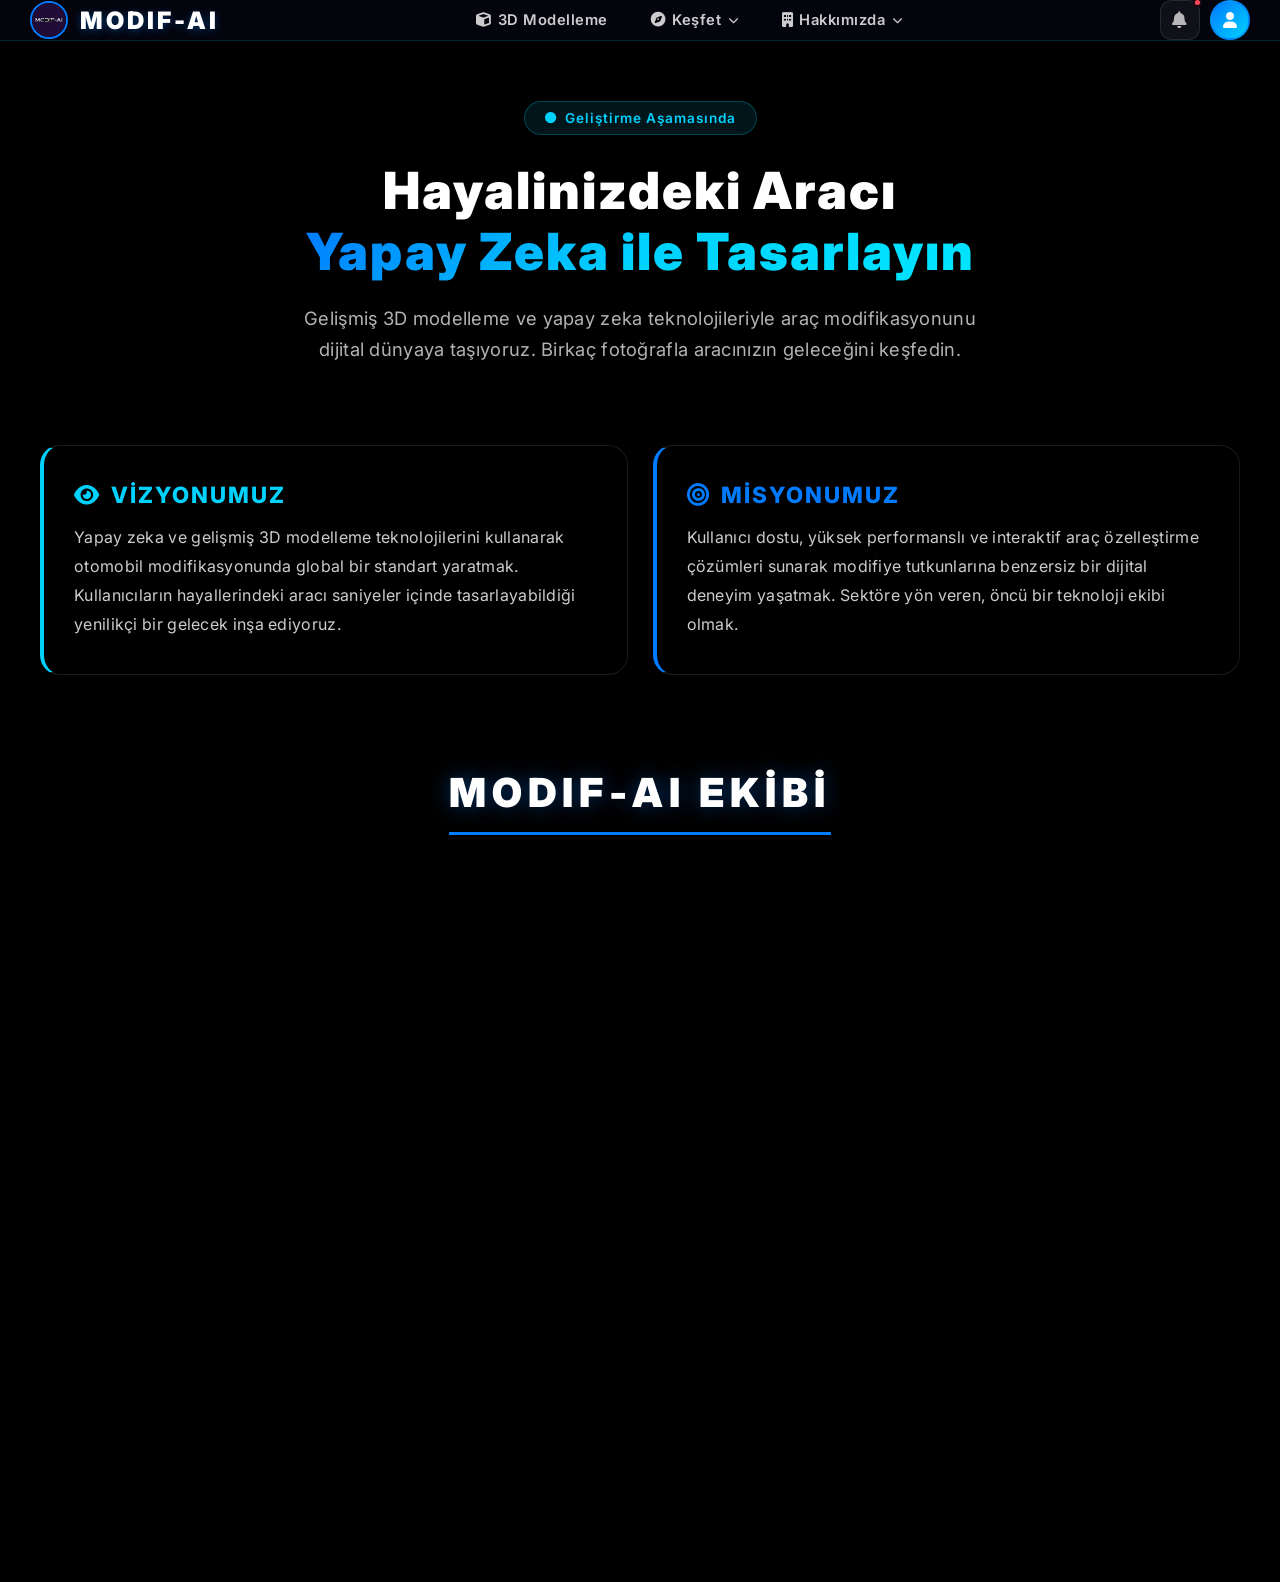
<file: index.html>
<!DOCTYPE html>
<html lang="tr">
<head>
    <meta charset="UTF-8">
    <meta name="viewport" content="width=device-width, initial-scale=1.0">
    <title>MODIF-AI - Yapay Zeka ile Araç Modifikasyonu</title>
    <meta name="description" content="MODIF-AI, yapay zeka ve 3D modelleme teknolojileriyle otomobil modifikasyonunu dijital ortama taşıyan yenilikçi bir platformdur.">
    <link rel="icon" href="logo.jpg" type="image/jpeg">
    <link rel="stylesheet" href="https://cdnjs.cloudflare.com/ajax/libs/font-awesome/6.0.0/css/all.min.css">
    <link rel="stylesheet" href="navbar.css">
    
    <style>
        @import url('https://fonts.googleapis.com/css2?family=Inter:wght@400;500;600;700;800;900&display=swap');

        html { scroll-behavior: smooth; }
        body, html { margin: 0; padding: 0; height: 100%; font-family: 'Inter', 'Segoe UI', sans-serif; background-color: #000; color: white; overflow-x: hidden; transition: background-color 0.3s, color 0.3s; letter-spacing: 0.3px; }
        
        body { background-image: url('https://images.unsplash.com/photo-1503376780353-7e6692767b70?auto=format&fit=crop&q=80&w=1920'); background-size: cover; background-position: center; background-attachment: fixed; display: flex; flex-direction: column; align-items: center; }
        
        .garaj-katmani { position: fixed; top: 0; left: 0; width: 100%; height: 100%; background: rgba(0, 0, 0, 0.85); z-index: -1; transition: background 0.3s; }

        /* --- HERO BÖLÜMÜ --- */
        .hero-section {
            width: 100%;
            max-width: 1200px;
            padding: 60px 30px 40px;
            text-align: center;
            z-index: 5;
        }

        .hero-badge {
            display: inline-flex;
            align-items: center;
            gap: 8px;
            background: rgba(0, 210, 255, 0.1);
            border: 1px solid rgba(0, 210, 255, 0.25);
            color: #00d2ff;
            padding: 8px 20px;
            border-radius: 50px;
            font-size: 0.85rem;
            font-weight: 600;
            letter-spacing: 1px;
            margin-bottom: 25px;
            animation: fadeInDown 0.6s ease;
        }

        .hero-badge i { font-size: 0.7rem; animation: pulse-dot 2s infinite; }

        @keyframes pulse-dot {
            0%, 100% { opacity: 1; }
            50% { opacity: 0.4; }
        }

        .hero-title {
            font-size: 3.2rem;
            font-weight: 900;
            letter-spacing: 2px;
            line-height: 1.2;
            margin: 0 0 20px;
            animation: fadeInUp 0.6s ease;
        }

        .hero-title .gradient-text {
            background: linear-gradient(135deg, #007bff, #00d2ff, #00e5ff);
            -webkit-background-clip: text;
            -webkit-text-fill-color: transparent;
            background-clip: text;
        }

        .hero-subtitle {
            font-size: 1.15rem;
            color: rgba(255, 255, 255, 0.7);
            max-width: 700px;
            margin: 0 auto 40px;
            line-height: 1.7;
            font-weight: 400;
            animation: fadeInUp 0.6s ease 0.1s both;
        }

        @keyframes fadeInDown {
            from { opacity: 0; transform: translateY(-20px); }
            to { opacity: 1; transform: translateY(0); }
        }
        @keyframes fadeInUp {
            from { opacity: 0; transform: translateY(20px); }
            to { opacity: 1; transform: translateY(0); }
        }

        /* --- VİZYON MİSYON --- */
        .vizyon-misyon-alani { display: flex; justify-content: center; gap: 25px; width: 95%; max-width: 1200px; margin: 0 auto 50px; z-index: 5; }
        .v-m-kutu { background: rgba(0, 0, 0, 0.4); backdrop-filter: blur(15px); border: 1px solid rgba(255, 255, 255, 0.1); border-radius: 20px; padding: 35px 30px; flex: 1; box-shadow: 0 10px 30px rgba(0, 0, 0, 0.5); transition: 0.4s; text-align: left; }
        .v-m-kutu:hover { transform: translateY(-5px); box-shadow: 0 0 25px rgba(0, 123, 255, 0.3); border-color: rgba(0, 123, 255, 0.4); }
        .vizyon-kutu { border-left: 4px solid #00d2ff; }
        .misyon-kutu { border-left: 4px solid #007bff; } 
        .v-m-kutu h2 { font-size: 1.4rem; font-weight: 800; letter-spacing: 2px; margin-top: 0; margin-bottom: 15px; display: flex; align-items: center; gap: 10px; }
        .vizyon-kutu h2 { color: #00d2ff; }
        .misyon-kutu h2 { color: #007bff; }
        .v-m-kutu p { font-size: 1rem; font-weight: 400; line-height: 1.8; color: rgba(255, 255, 255, 0.8); margin: 0; }

        /* --- EKİP BÖLÜMÜ --- */
        header { margin-top: 10px; margin-bottom: 40px; text-align: center; }
        .baslik { font-size: 2.5rem; font-weight: 900; letter-spacing: 6px; text-shadow: 0 0 20px rgba(0, 123, 255, 0.4); border-bottom: 3px solid #007bff; padding-bottom: 15px; display: inline-block; }

        .konteynir { display: flex; justify-content: center; gap: 25px; width: 95%; max-width: 1200px; padding: 20px; margin-bottom: 50px; }
        .kart { background: rgba(0, 0, 0, 0.4); backdrop-filter: blur(15px); border: 1px solid rgba(255, 255, 255, 0.1); border-radius: 20px; padding: 40px 30px; flex: 1; text-align: center; transition: 0.4s cubic-bezier(0.175, 0.885, 0.32, 1.275); box-shadow: 0 15px 35px rgba(0, 0, 0, 0.5); }
        .kart:hover { transform: translateY(-15px) scale(1.03); border-color: #00d2ff; box-shadow: 0 0 40px rgba(0, 210, 255, 0.4); }
        .profil-foto { width: 120px; height: 120px; border-radius: 50%; object-fit: cover; border: 3px solid #007bff; margin-bottom: 20px; box-shadow: 0 0 15px rgba(0,123,255,0.3); transition: 0.3s; }
        .kart:hover .profil-foto { border-color: #00d2ff; box-shadow: 0 0 20px rgba(0, 210, 255, 0.5); }
        .kart h2 { font-size: 1.6rem; font-weight: 700; margin-bottom: 5px; color: #fff; }
        
        .unvan { color: #00d2ff; font-size: 1rem; font-weight: 600; margin-top: 0; margin-bottom: 25px; letter-spacing: 1px; }

        .iletisim-baglantilari a { color: #fff; font-weight: 500; text-decoration: none; background: rgba(255, 255, 255, 0.06); padding: 12px; border-radius: 12px; transition: 0.3s; display: flex; align-items: center; justify-content: center; gap: 10px; margin-bottom: 8px; border: 1px solid rgba(255,255,255,0.05); font-size: 0.95rem; }
        .iletisim-baglantilari a:hover { background: rgba(0, 123, 255, 0.2); transform: scale(1.03); border-color: rgba(0, 210, 255, 0.3); }
        .iletisim-baglantilari a i { width: 18px; text-align: center; }

        /* --- FOOTER --- */
        footer { margin-top: auto; padding: 25px 20px; background: rgba(0,0,0,0.9); border-top: 1px solid rgba(0, 123, 255, 0.2); width: 100%; text-align: center; box-sizing: border-box; z-index: 5; }
        .footer-metin { color: rgba(255, 255, 255, 0.4); font-size: 0.9rem; font-weight: 400; letter-spacing: 0.5px; }
        .footer-metin span { color: rgba(255, 255, 255, 0.7); font-weight: 600; }

        /* --- AÇIK TEMA --- */
        body.acik-tema { color: #111; }
        body.acik-tema .garaj-katmani { background: rgba(240, 245, 255, 0.95); }
        
        body.acik-tema .hero-badge { background: rgba(0, 123, 255, 0.08); border-color: rgba(0, 123, 255, 0.2); }
        body.acik-tema .hero-title { color: #111; }
        body.acik-tema .hero-title .gradient-text { background: linear-gradient(135deg, #007bff, #0056b3); -webkit-background-clip: text; background-clip: text; }
        body.acik-tema .hero-subtitle { color: #555; }
        
        body.acik-tema .v-m-kutu, body.acik-tema .kart { background: rgba(255, 255, 255, 0.9); border: 1px solid #ddd; box-shadow: 0 10px 30px rgba(0,0,0,0.08); }
        body.acik-tema .v-m-kutu p { color: #444; }
        body.acik-tema .kart h2 { color: #111; }
        body.acik-tema .unvan { color: #007bff; }
        body.acik-tema .iletisim-baglantilari a { background: #f8f9fa; color: #222; border: 1px solid #e0e0e0; }
        body.acik-tema .iletisim-baglantilari a:hover { background: rgba(0, 123, 255, 0.08); border-color: rgba(0, 123, 255, 0.3); }
        
        body.acik-tema footer { background: #ffffff; border-top: 1px solid #e0e0e0; }
        body.acik-tema .footer-metin { color: #888; }
        body.acik-tema .footer-metin span { color: #007bff; }
        body.acik-tema .baslik { color: #111; text-shadow: none; border-bottom: 3px solid #007bff; }

        @media (max-width: 900px) { 
            .konteynir, .vizyon-misyon-alani { flex-direction: column; align-items: center; } 
            .kart, .v-m-kutu { width: 100%; max-width: 400px; } 
            .hero-title { font-size: 2.2rem; }
            .hero-subtitle { font-size: 1rem; }
        }
    </style>
</head>
<body>

    <script>
        if(localStorage.getItem("tema_gecici") === "acik") { document.body.classList.add("acik-tema"); }
    </script>

    <!-- ÜST NAVBAR -->
    <nav class="navbar" id="main_navbar">
        <a href="index.html" class="nav-logo">
            <img src="logo.jpg" alt="MODIF-AI Logo">
            <span>MODIF-AI</span>
        </a>

        <ul class="nav-links" id="nav_links">
            <li class="nav-item">
                <a href="tasarimlar.html"><i class="fas fa-cube"></i> 3D Modelleme</a>
            </li>
            <li class="nav-item">
                <div class="nav-dropdown-toggle"><i class="fas fa-compass"></i> Keşfet <i class="fas fa-chevron-down dropdown-chevron"></i></div>
                <div class="nav-dropdown">
                    <a href="nasilcalisir.html"><i class="fas fa-cogs"></i> Nasıl Çalışır</a>
                    <a href="mimari.html"><i class="fas fa-server"></i> Sistem Mimarisi</a>
                    <div class="dropdown-divider"></div>
                    <a href="sss.html"><i class="fas fa-question-circle"></i> SSS</a>
                </div>
            </li>
            <li class="nav-item">
                <div class="nav-dropdown-toggle"><i class="fas fa-building"></i> Hakkımızda <i class="fas fa-chevron-down dropdown-chevron"></i></div>
                <div class="nav-dropdown">
                    <a href="index.html#vizyon_misyon"><i class="fas fa-eye"></i> Vizyon & Misyon</a>
                    <a href="index.html#ekip_alani"><i class="fas fa-users"></i> Geliştirici Ekip</a>
                    <div class="dropdown-divider"></div>
                    <a href="oneriler.html"><i class="fas fa-lightbulb"></i> Önerileriniz</a>
                </div>
            </li>
        </ul>

        <div class="nav-right">
            <button class="mobile-menu-btn" id="mobil_menu_btn">
                <i class="fas fa-bars"></i>
            </button>

            <div class="nav-notification-btn" title="Bildirimler">
                <i class="fas fa-bell"></i>
                <span class="notification-badge"></span>
            </div>

            <div class="nav-account-wrapper">
                <div class="nav-account-btn" id="hesap_btn" title="Hesap">
                    <i class="fas fa-user"></i>
                </div>
                <div class="account-dropdown" id="hesap_dropdown">
                    <div class="account-dropdown-header">
                        <div class="name">Kullanıcı</div>
                        <div class="email">hesap@modifai.com</div>
                    </div>
                    <a href="#"><i class="fas fa-user-circle"></i> Profil</a>
                    <a href="ayarlar.html"><i class="fas fa-cog"></i> Ayarlar</a>
                    <button id="tema_degistir_btn"><i class="fas fa-moon"></i> Tema Değiştir</button>
                    <div class="dropdown-divider"></div>
                    <a href="#" class="logout-btn"><i class="fas fa-sign-out-alt"></i> Çıkış Yap</a>
                </div>
            </div>
        </div>
    </nav>

    <div class="nav-overlay" id="nav_overlay"></div>
    <div class="garaj-katmani"></div>

    <!-- HERO BÖLÜMÜ -->
    <div class="hero-section">
        <div class="hero-badge">
            <i class="fas fa-circle"></i> Geliştirme Aşamasında
        </div>
        <h1 class="hero-title">
            Hayalinizdeki Aracı<br>
            <span class="gradient-text">Yapay Zeka ile Tasarlayın</span>
        </h1>
        <p class="hero-subtitle">
            Gelişmiş 3D modelleme ve yapay zeka teknolojileriyle araç modifikasyonunu dijital dünyaya taşıyoruz. Birkaç fotoğrafla aracınızın geleceğini keşfedin.
        </p>
    </div>

    <!-- VİZYON & MİSYON -->
    <div id="vizyon_misyon" class="vizyon-misyon-alani">
        <div class="v-m-kutu vizyon-kutu">
            <h2><i class="fas fa-eye"></i> VİZYONUMUZ</h2>
            <p>Yapay zeka ve gelişmiş 3D modelleme teknolojilerini kullanarak otomobil modifikasyonunda global bir standart yaratmak. Kullanıcıların hayallerindeki aracı saniyeler içinde tasarlayabildiği yenilikçi bir gelecek inşa ediyoruz.</p>
        </div>
        <div class="v-m-kutu misyon-kutu">
            <h2><i class="fas fa-bullseye"></i> MİSYONUMUZ</h2>
            <p>Kullanıcı dostu, yüksek performanslı ve interaktif araç özelleştirme çözümleri sunarak modifiye tutkunlarına benzersiz bir dijital deneyim yaşatmak. Sektöre yön veren, öncü bir teknoloji ekibi olmak.</p>
        </div>
    </div>

    <!-- EKİP -->
    <header id="ekip_alani">
        <h2 class="baslik">MODIF-AI EKİBİ</h2>
    </header>

    <div class="konteynir">
        <div class="kart">
            <img src="tevfik.jpeg" alt="Tevfik Üner" class="profil-foto">
            <h2>Tevfik Üner</h2>
            <p class="unvan">Frontend Developer</p>
            <div class="iletisim-baglantilari">
                <a href="mailto:tevfikuner0@gmail.com"><i class="fas fa-envelope"></i> Mail</a>
                <a href="https://www.linkedin.com/in/tevfikuner" target="_blank"><i class="fab fa-linkedin"></i> LinkedIn</a>
                <a href="https://github.com/TevfikUner" target="_blank"><i class="fab fa-github"></i> GitHub</a>
            </div>
        </div>
        <div class="kart">
            <img src="emirhan.jpeg" alt="Emirhan Kar" class="profil-foto">
            <h2>Emirhan Kar</h2>
            <p class="unvan">Backend Developer</p>
            <div class="iletisim-baglantilari">
                <a href="mailto:emirhankar5434@gmail.com"><i class="fas fa-envelope"></i> Mail</a>
                <a href="https://www.linkedin.com/in/emirhan-kar-9b9662208/" target="_blank"><i class="fab fa-linkedin"></i> LinkedIn</a>
                <a href="https://github.com/EmirhanKar" target="_blank"><i class="fab fa-github"></i> GitHub</a>
            </div>
        </div>
        <div class="kart">
            <img src="furkan.jpeg" alt="Furkan Genç" class="profil-foto">
            <h2>Furkan Genç</h2>
            <p class="unvan">Computer Vision Engineer</p>
            <div class="iletisim-baglantilari">
                <a href="mailto:furkann.gencc7@gmail.com"><i class="fas fa-envelope"></i> Mail</a>
                <a href="https://www.linkedin.com/in/furkan-gen%C3%A7-9b0784228/" target="_blank"><i class="fab fa-linkedin"></i> LinkedIn</a>
                <a href="https://github.com/FurkanGencc" target="_blank"><i class="fab fa-github"></i> GitHub</a>
            </div>
        </div>
    </div>

    <footer>
        <p class="footer-metin">
            &copy; 2026 MODIF-AI Tüm Hakları Saklıdır. | Designed & Developed by <span>MODIF-AI TEAM</span>
        </p>
    </footer>

    <script src="navbar.js"></script>
</body>
</html>
</file>
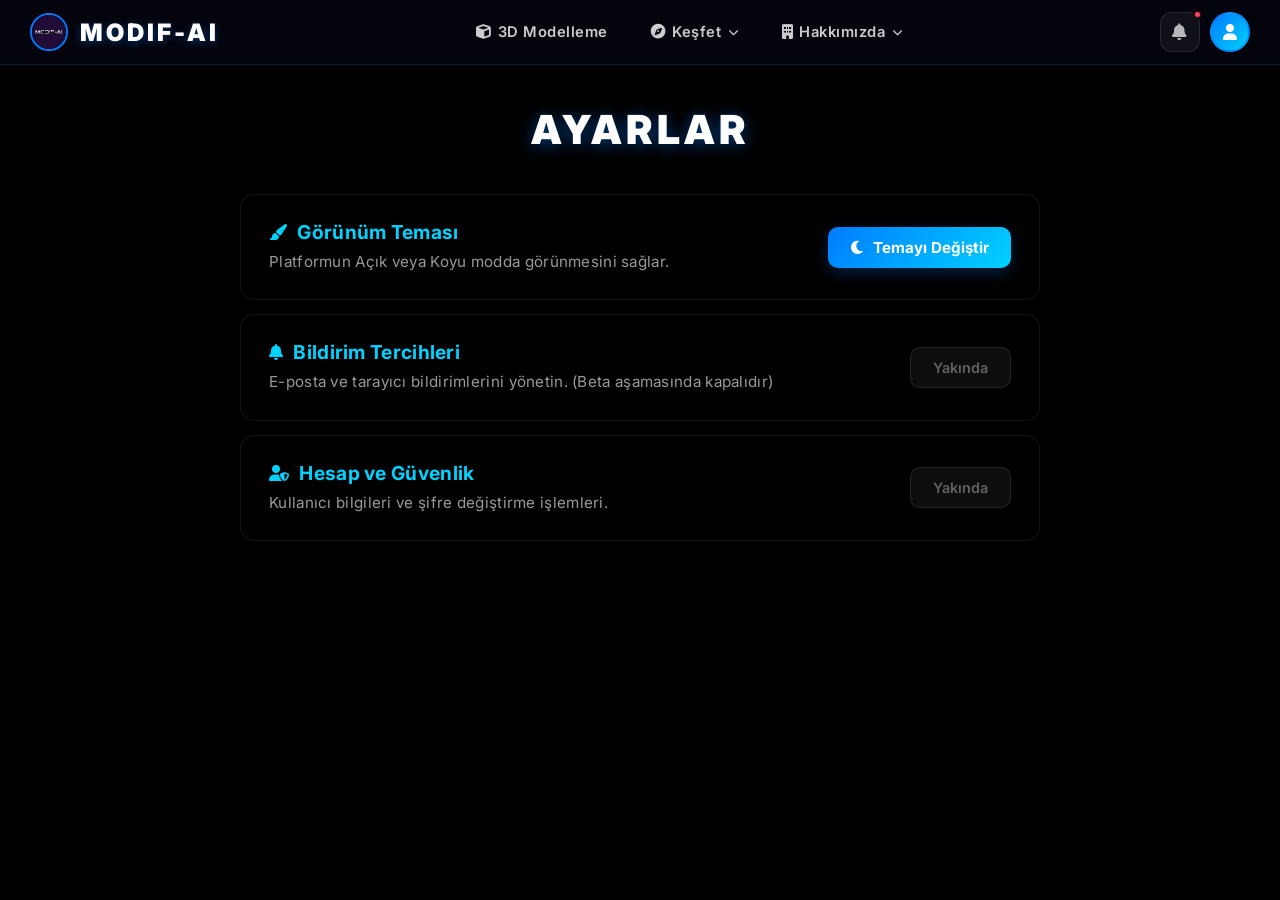
<file: ayarlar.html>
<!DOCTYPE html>
<html lang="tr">
<head>
    <meta charset="UTF-8">
    <meta name="viewport" content="width=device-width, initial-scale=1.0">
    <title>MODIF-AI - Ayarlar</title>
    <meta name="description" content="MODIF-AI platform ayarları - Tema, bildirim ve hesap güvenliğinizi yönetin.">
    <link rel="icon" href="logo.jpg" type="image/jpeg">
    <link rel="stylesheet" href="https://cdnjs.cloudflare.com/ajax/libs/font-awesome/6.0.0/css/all.min.css">
    <link rel="stylesheet" href="navbar.css">
    
    <style>
        @import url('https://fonts.googleapis.com/css2?family=Inter:wght@400;500;600;700;800;900&display=swap');

        body, html { margin: 0; padding: 0; height: 100%; font-family: 'Inter', 'Segoe UI', sans-serif; background-color: #000; color: white; overflow-x: hidden; transition: 0.3s; letter-spacing: 0.3px; }
        body { background-image: url('https://images.unsplash.com/photo-1503376780353-7e6692767b70?auto=format&fit=crop&q=80&w=1920'); background-size: cover; background-position: center; background-attachment: fixed; }
        .garaj-katmani { position: fixed; top: 0; left: 0; width: 100%; height: 100%; background: rgba(0, 0, 0, 0.85); z-index: -1; transition: 0.3s; }

        .sayfa-baslik { text-align: center; font-size: 2.5rem; font-weight: 900; letter-spacing: 4px; margin: 40px 0; color: white; text-shadow: 0 2px 15px rgba(0, 123, 255, 0.5); }

        .ayarlar-konteynir { width: 90%; max-width: 800px; margin: 0 auto 50px; }
        .ayar-kutusu { background: rgba(0, 0, 0, 0.4); border: 1px solid rgba(255, 255, 255, 0.08); border-radius: 14px; padding: 25px 28px; backdrop-filter: blur(15px); display: flex; justify-content: space-between; align-items: center; margin-bottom: 14px; transition: 0.3s; box-shadow: 0 8px 25px rgba(0,0,0,0.4); }
        .ayar-kutusu:hover { border-color: rgba(0, 210, 255, 0.3); box-shadow: 0 5px 20px rgba(0, 210, 255, 0.1); }
        
        .ayar-bilgi h3 { margin: 0 0 6px 0; font-size: 1.2rem; font-weight: 700; color: #00d2ff; display: flex; align-items: center; gap: 10px; }
        .ayar-bilgi h3 i { font-size: 1rem; }
        .ayar-bilgi p { margin: 0; color: rgba(255, 255, 255, 0.6); font-size: 0.95rem; font-weight: 400; line-height: 1.6; }

        .tema-buton { background: linear-gradient(135deg, #007bff, #00d2ff); color: white; border: none; padding: 11px 22px; border-radius: 10px; font-size: 0.95rem; font-weight: 700; cursor: pointer; transition: 0.3s; display: flex; align-items: center; gap: 8px; box-shadow: 0 5px 15px rgba(0,123,255,0.25); font-family: 'Inter', sans-serif; white-space: nowrap; }
        .tema-buton:hover { transform: translateY(-2px); box-shadow: 0 8px 22px rgba(0, 123, 255, 0.4); }

        .kapali-buton { background: rgba(255, 255, 255, 0.05); color: rgba(255, 255, 255, 0.35); border: 1px solid rgba(255, 255, 255, 0.1); padding: 11px 22px; border-radius: 10px; font-size: 0.9rem; cursor: not-allowed; font-weight: 600; font-family: 'Inter', sans-serif; }

        /* AÇIK TEMA */
        body.acik-tema { color: #333; }
        body.acik-tema .garaj-katmani { background: rgba(240, 245, 255, 0.95); }
        body.acik-tema .sayfa-baslik { color: #111; text-shadow: none; }
        body.acik-tema .ayar-kutusu { background: rgba(255, 255, 255, 0.9); border: 1px solid #ddd; box-shadow: 0 5px 15px rgba(0,0,0,0.06); }
        body.acik-tema .ayar-bilgi h3 { color: #007bff; }
        body.acik-tema .ayar-bilgi p { color: #555; }
        body.acik-tema .kapali-buton { background: #f0f0f0; border: 1px solid #ddd; color: #aaa; }
    </style>
</head>
<body>

    <script>
        let a = localStorage.getItem("tema_gecici");
        if(a === "acik") { document.body.classList.add("acik-tema"); }
    </script>

    <!-- ÜST NAVBAR -->
    <nav class="navbar" id="main_navbar">
        <a href="index.html" class="nav-logo">
            <img src="logo.jpg" alt="MODIF-AI Logo">
            <span>MODIF-AI</span>
        </a>

        <ul class="nav-links" id="nav_links">
            <li class="nav-item">
                <a href="tasarimlar.html"><i class="fas fa-cube"></i> 3D Modelleme</a>
            </li>
            <li class="nav-item">
                <div class="nav-dropdown-toggle"><i class="fas fa-compass"></i> Keşfet <i class="fas fa-chevron-down dropdown-chevron"></i></div>
                <div class="nav-dropdown">
                    <a href="nasilcalisir.html"><i class="fas fa-cogs"></i> Nasıl Çalışır</a>
                    <a href="mimari.html"><i class="fas fa-server"></i> Sistem Mimarisi</a>
                    <div class="dropdown-divider"></div>
                    <a href="sss.html"><i class="fas fa-question-circle"></i> SSS</a>
                </div>
            </li>
            <li class="nav-item">
                <div class="nav-dropdown-toggle"><i class="fas fa-building"></i> Hakkımızda <i class="fas fa-chevron-down dropdown-chevron"></i></div>
                <div class="nav-dropdown">
                    <a href="index.html#vizyon_misyon"><i class="fas fa-eye"></i> Vizyon & Misyon</a>
                    <a href="index.html#ekip_alani"><i class="fas fa-users"></i> Geliştirici Ekip</a>
                    <div class="dropdown-divider"></div>
                    <a href="oneriler.html"><i class="fas fa-lightbulb"></i> Önerileriniz</a>
                </div>
            </li>
        </ul>

        <div class="nav-right">
            <button class="mobile-menu-btn" id="mobil_menu_btn"><i class="fas fa-bars"></i></button>
            <div class="nav-notification-btn" title="Bildirimler">
                <i class="fas fa-bell"></i>
                <span class="notification-badge"></span>
            </div>
            <div class="nav-account-wrapper">
                <div class="nav-account-btn" id="hesap_btn" title="Hesap"><i class="fas fa-user"></i></div>
                <div class="account-dropdown" id="hesap_dropdown">
                    <div class="account-dropdown-header">
                        <div class="name">Kullanıcı</div>
                        <div class="email">hesap@modifai.com</div>
                    </div>
                    <a href="#"><i class="fas fa-user-circle"></i> Profil</a>
                    <a href="ayarlar.html"><i class="fas fa-cog"></i> Ayarlar</a>
                    <button id="tema_degistir_btn"><i class="fas fa-moon"></i> Tema Değiştir</button>
                    <div class="dropdown-divider"></div>
                    <a href="#" class="logout-btn"><i class="fas fa-sign-out-alt"></i> Çıkış Yap</a>
                </div>
            </div>
        </div>
    </nav>
    <div class="nav-overlay" id="nav_overlay"></div>

    <div class="garaj-katmani"></div>

    <h1 class="sayfa-baslik">AYARLAR</h1>

    <div class="ayarlar-konteynir">
        
        <div class="ayar-kutusu">
            <div class="ayar-bilgi">
                <h3><i class="fas fa-paint-brush"></i> Görünüm Teması</h3>
                <p>Platformun Açık veya Koyu modda görünmesini sağlar.</p>
            </div>
            <button class="tema-buton" onclick="temaDegistir_dugum()" id="tema_btn_dugum">
                <i class="fas fa-moon"></i> Temayı Değiştir
            </button>
        </div>

        <div class="ayar-kutusu">
            <div class="ayar-bilgi">
                <h3><i class="fas fa-bell"></i> Bildirim Tercihleri</h3>
                <p>E-posta ve tarayıcı bildirimlerini yönetin. (Beta aşamasında kapalıdır)</p>
            </div>
            <button class="kapali-buton" disabled>Yakında</button>
        </div>

        <div class="ayar-kutusu">
            <div class="ayar-bilgi">
                <h3><i class="fas fa-user-shield"></i> Hesap ve Güvenlik</h3>
                <p>Kullanıcı bilgileri ve şifre değiştirme işlemleri.</p>
            </div>
            <button class="kapali-buton" disabled>Yakında</button>
        </div>

    </div>

    <script src="navbar.js"></script>
    <script>
        function temaDegistir_dugum() {
            let b = document.body;
            b.classList.toggle("acik-tema");
            
            if(b.classList.contains("acik-tema")) {
                localStorage.setItem("tema_gecici", "acik");
                document.getElementById("tema_btn_dugum").innerHTML = '<i class="fas fa-sun"></i> Koyu Temaya Geç';
            } else {
                localStorage.setItem("tema_gecici", "koyu");
                document.getElementById("tema_btn_dugum").innerHTML = '<i class="fas fa-moon"></i> Açık Temaya Geç';
            }
        }

        window.addEventListener("load", function() {
            let gecici = localStorage.getItem("tema_gecici");
            if(gecici === "acik") {
                document.getElementById("tema_btn_dugum").innerHTML = '<i class="fas fa-sun"></i> Koyu Temaya Geç';
            }
        });
    </script>
</body>
</html>
</file>
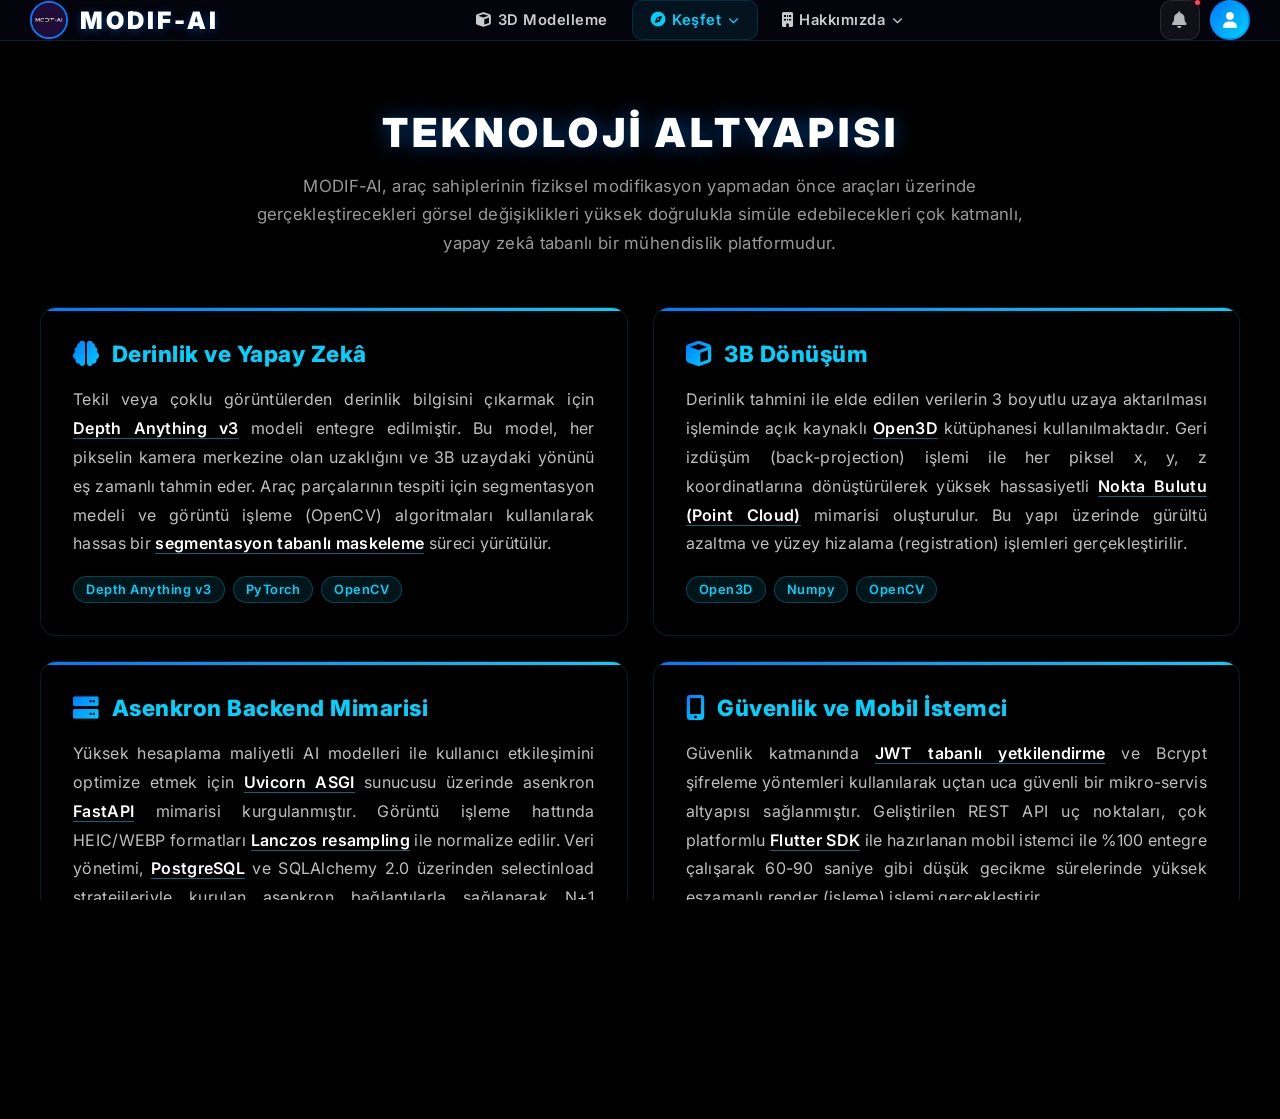
<file: mimari.html>
<!DOCTYPE html>
<html lang="tr">
<head>
    <meta charset="UTF-8">
    <meta name="viewport" content="width=device-width, initial-scale=1.0">
    <title>MODIF-AI - Sistem Mimarisi</title>
    <meta name="description" content="MODIF-AI teknoloji altyapısı - Yapay zeka tabanlı çok katmanlı mühendislik platformunun detayları.">
    <link rel="icon" href="logo.jpg" type="image/jpeg">
    <link rel="stylesheet" href="https://cdnjs.cloudflare.com/ajax/libs/font-awesome/6.0.0/css/all.min.css">
    <link rel="stylesheet" href="navbar.css">
    <style>
        @import url('https://fonts.googleapis.com/css2?family=Inter:wght@400;500;600;700;800;900&display=swap');

        body, html { margin: 0; padding: 0; height: 100%; font-family: 'Inter', 'Segoe UI', sans-serif; background-color: #000; color: white; overflow-x: hidden; overflow-y: auto; display: flex; flex-direction: column; scroll-behavior: smooth; letter-spacing: 0.3px; }
        body { background-image: url('https://images.unsplash.com/photo-1503376780353-7e6692767b70?auto=format&fit=crop&q=80&w=1920'); background-size: cover; background-position: center; background-attachment: fixed; }
        .garaj-katmani { position: fixed; top: 0; left: 0; width: 100%; height: 100%; background: rgba(0, 0, 0, 0.85); z-index: -1; }

        .mimari-konteynir { width: 95%; max-width: 1200px; margin: 40px auto; padding-bottom: 60px; z-index: 5; }
        .sayfa-baslik { text-align: center; font-size: 2.5rem; font-weight: 900; letter-spacing: 4px; color: #fff; text-shadow: 0 0 20px rgba(0, 123, 255, 0.5); margin-bottom: 15px; text-transform: uppercase; }
        .sayfa-alt-baslik { text-align: center; font-size: 1.05rem; color: rgba(255, 255, 255, 0.6); max-width: 800px; margin: 0 auto 50px auto; line-height: 1.7; font-weight: 400; }

        .teknoloji-grid { display: grid; grid-template-columns: repeat(auto-fit, minmax(500px, 1fr)); gap: 25px; }
        
        .teknoloji-kart { background: rgba(0, 0, 0, 0.4); backdrop-filter: blur(15px); border: 1px solid rgba(0, 210, 255, 0.15); border-radius: 16px; padding: 32px; transition: 0.4s; box-shadow: 0 10px 30px rgba(0,0,0,0.4); position: relative; overflow: hidden; }
        .teknoloji-kart:hover { transform: translateY(-4px); border-color: rgba(0, 210, 255, 0.4); box-shadow: 0 15px 40px rgba(0, 210, 255, 0.15); }
        
        .teknoloji-kart::before { content: ""; position: absolute; top: 0; left: 0; width: 100%; height: 3px; background: linear-gradient(90deg, #007bff, #00d2ff); }

        .kart-baslik { font-size: 1.4rem; font-weight: 800; color: #00d2ff; display: flex; align-items: center; gap: 12px; margin-top: 0; margin-bottom: 18px; letter-spacing: 0.5px; }
        .kart-baslik i { font-size: 1.6rem; color: white; background: linear-gradient(135deg, #007bff, #00d2ff); -webkit-background-clip: text; -webkit-text-fill-color: transparent; }
        
        .kart-icerik { font-size: 1rem; color: rgba(255, 255, 255, 0.75); line-height: 1.8; font-weight: 400; text-align: justify; }
        .vurgu { color: #fff; font-weight: 600; border-bottom: 1px solid rgba(0, 210, 255, 0.5); }

        .etiket-grubu { margin-top: 18px; display: flex; gap: 8px; flex-wrap: wrap; }
        .etiket { background: rgba(0, 210, 255, 0.1); border: 1px solid rgba(0, 210, 255, 0.25); color: #00d2ff; padding: 5px 12px; border-radius: 50px; font-size: 0.8rem; font-weight: 600; letter-spacing: 0.5px; }

        @media (max-width: 768px) {
            .sayfa-baslik { font-size: 2rem; }
            .teknoloji-grid { grid-template-columns: 1fr; }
            .teknoloji-kart { padding: 25px; }
        }
        
        /* AÇIK TEMA */
        body.acik-tema .garaj-katmani { background: rgba(240, 245, 255, 0.95); }
        body.acik-tema .sayfa-baslik { color: #111; text-shadow: none; }
        body.acik-tema .sayfa-alt-baslik { color: #555; }
        body.acik-tema .teknoloji-kart { background: rgba(255, 255, 255, 0.9); border: 1px solid #ddd; box-shadow: 0 10px 30px rgba(0,0,0,0.08); }
        body.acik-tema .kart-baslik { color: #007bff; }
        body.acik-tema .kart-icerik { color: #444; }
        body.acik-tema .vurgu { color: #111; border-color: #007bff; }
        body.acik-tema .etiket { background: rgba(0, 123, 255, 0.06); border-color: rgba(0, 123, 255, 0.2); color: #007bff; }
    </style>
</head>
<body>
    <script>if(localStorage.getItem("tema_gecici") === "acik") { document.body.classList.add("acik-tema"); }</script>
    <div class="garaj-katmani"></div>

    <!-- ÜST NAVBAR -->
    <nav class="navbar" id="main_navbar">
        <a href="index.html" class="nav-logo">
            <img src="logo.jpg" alt="MODIF-AI Logo">
            <span>MODIF-AI</span>
        </a>

        <ul class="nav-links" id="nav_links">
            <li class="nav-item">
                <a href="tasarimlar.html"><i class="fas fa-cube"></i> 3D Modelleme</a>
            </li>
            <li class="nav-item">
                <div class="nav-dropdown-toggle active"><i class="fas fa-compass"></i> Keşfet <i class="fas fa-chevron-down dropdown-chevron"></i></div>
                <div class="nav-dropdown">
                    <a href="nasilcalisir.html"><i class="fas fa-cogs"></i> Nasıl Çalışır</a>
                    <a href="mimari.html"><i class="fas fa-server"></i> Sistem Mimarisi</a>
                    <div class="dropdown-divider"></div>
                    <a href="sss.html"><i class="fas fa-question-circle"></i> SSS</a>
                </div>
            </li>
            <li class="nav-item">
                <div class="nav-dropdown-toggle"><i class="fas fa-building"></i> Hakkımızda <i class="fas fa-chevron-down dropdown-chevron"></i></div>
                <div class="nav-dropdown">
                    <a href="index.html#vizyon_misyon"><i class="fas fa-eye"></i> Vizyon & Misyon</a>
                    <a href="index.html#ekip_alani"><i class="fas fa-users"></i> Geliştirici Ekip</a>
                    <div class="dropdown-divider"></div>
                    <a href="oneriler.html"><i class="fas fa-lightbulb"></i> Önerileriniz</a>
                </div>
            </li>
        </ul>

        <div class="nav-right">
            <button class="mobile-menu-btn" id="mobil_menu_btn"><i class="fas fa-bars"></i></button>
            <div class="nav-notification-btn" title="Bildirimler">
                <i class="fas fa-bell"></i>
                <span class="notification-badge"></span>
            </div>
            <div class="nav-account-wrapper">
                <div class="nav-account-btn" id="hesap_btn" title="Hesap"><i class="fas fa-user"></i></div>
                <div class="account-dropdown" id="hesap_dropdown">
                    <div class="account-dropdown-header">
                        <div class="name">Kullanıcı</div>
                        <div class="email">hesap@modifai.com</div>
                    </div>
                    <a href="#"><i class="fas fa-user-circle"></i> Profil</a>
                    <a href="ayarlar.html"><i class="fas fa-cog"></i> Ayarlar</a>
                    <button id="tema_degistir_btn"><i class="fas fa-moon"></i> Tema Değiştir</button>
                    <div class="dropdown-divider"></div>
                    <a href="#" class="logout-btn"><i class="fas fa-sign-out-alt"></i> Çıkış Yap</a>
                </div>
            </div>
        </div>
    </nav>
    <div class="nav-overlay" id="nav_overlay"></div>

    <div class="mimari-konteynir">
        <h1 class="sayfa-baslik">Teknoloji Altyapısı</h1>
        <p class="sayfa-alt-baslik">
            MODIF-AI, araç sahiplerinin fiziksel modifikasyon yapmadan önce araçları üzerinde gerçekleştirecekleri görsel değişiklikleri yüksek doğrulukla simüle edebilecekleri çok katmanlı, yapay zekâ tabanlı bir mühendislik platformudur.
        </p>

        <div class="teknoloji-grid">
            
            <div class="teknoloji-kart">
                <h2 class="kart-baslik"><i class="fas fa-brain"></i> Derinlik ve Yapay Zekâ</h2>
                <div class="kart-icerik">
                    Tekil veya çoklu görüntülerden derinlik bilgisini çıkarmak için <span class="vurgu">Depth Anything v3</span> modeli entegre edilmiştir. Bu model, her pikselin kamera merkezine olan uzaklığını ve 3B uzaydaki yönünü eş zamanlı tahmin eder. Araç parçalarının tespiti için segmentasyon medeli ve görüntü işleme (OpenCV) algoritmaları kullanılarak hassas bir <span class="vurgu">segmentasyon tabanlı maskeleme</span> süreci yürütülür.
                </div>
                <div class="etiket-grubu">
                    <span class="etiket">Depth Anything v3</span>
                    <span class="etiket">PyTorch</span>
                    <span class="etiket">OpenCV</span>
                </div>
            </div>

            <div class="teknoloji-kart">
                <h2 class="kart-baslik"><i class="fas fa-cube"></i> 3B Dönüşüm</h2>
                <div class="kart-icerik">
                    Derinlik tahmini ile elde edilen verilerin 3 boyutlu uzaya aktarılması işleminde açık kaynaklı <span class="vurgu">Open3D</span> kütüphanesi kullanılmaktadır. Geri izdüşüm (back-projection) işlemi ile her piksel x, y, z koordinatlarına dönüştürülerek yüksek hassasiyetli <span class="vurgu">Nokta Bulutu (Point Cloud)</span> mimarisi oluşturulur. Bu yapı üzerinde gürültü azaltma ve yüzey hizalama (registration) işlemleri gerçekleştirilir.
                </div>
                <div class="etiket-grubu">
                    <span class="etiket">Open3D</span>
                    <span class="etiket">Numpy</span>
                    <span class="etiket">OpenCV</span>
                </div>
            </div>

            <div class="teknoloji-kart">
                <h2 class="kart-baslik"><i class="fas fa-server"></i> Asenkron Backend Mimarisi</h2>
                <div class="kart-icerik">
                    Yüksek hesaplama maliyetli AI modelleri ile kullanıcı etkileşimini optimize etmek için <span class="vurgu">Uvicorn ASGI</span> sunucusu üzerinde asenkron <span class="vurgu">FastAPI</span> mimarisi kurgulanmıştır. Görüntü işleme hattında HEIC/WEBP formatları <span class="vurgu">Lanczos resampling</span> ile normalize edilir. Veri yönetimi, <span class="vurgu">PostgreSQL</span> ve SQLAlchemy 2.0 üzerinden selectinload stratejileriyle kurulan asenkron bağlantılarla sağlanarak N+1 problemleri minimize edilmiştir.
                </div>
                <div class="etiket-grubu">
                    <span class="etiket">FastAPI</span>
                    <span class="etiket">PostgreSQL</span>
                    <span class="etiket">SQLAlchemy 2.0</span>
                </div>
            </div>

            <div class="teknoloji-kart">
                <h2 class="kart-baslik"><i class="fas fa-mobile-alt"></i> Güvenlik ve Mobil İstemci</h2>
                <div class="kart-icerik">
                    Güvenlik katmanında <span class="vurgu">JWT tabanlı yetkilendirme</span> ve Bcrypt şifreleme yöntemleri kullanılarak uçtan uca güvenli bir mikro-servis altyapısı sağlanmıştır. Geliştirilen REST API uç noktaları, çok platformlu <span class="vurgu">Flutter SDK</span> ile hazırlanan mobil istemci ile %100 entegre çalışarak 60-90 saniye gibi düşük gecikme sürelerinde yüksek eşzamanlı render (işleme) işlemi gerçekleştirir.
                </div>
                <div class="etiket-grubu">
                    <span class="etiket">Flutter SDK</span>
                    <span class="etiket">JWT Security</span>
                    <span class="etiket">Microservices</span>
                </div>
            </div>

        </div>
    </div>

    <script src="navbar.js"></script>
</body>
</html>
</file>
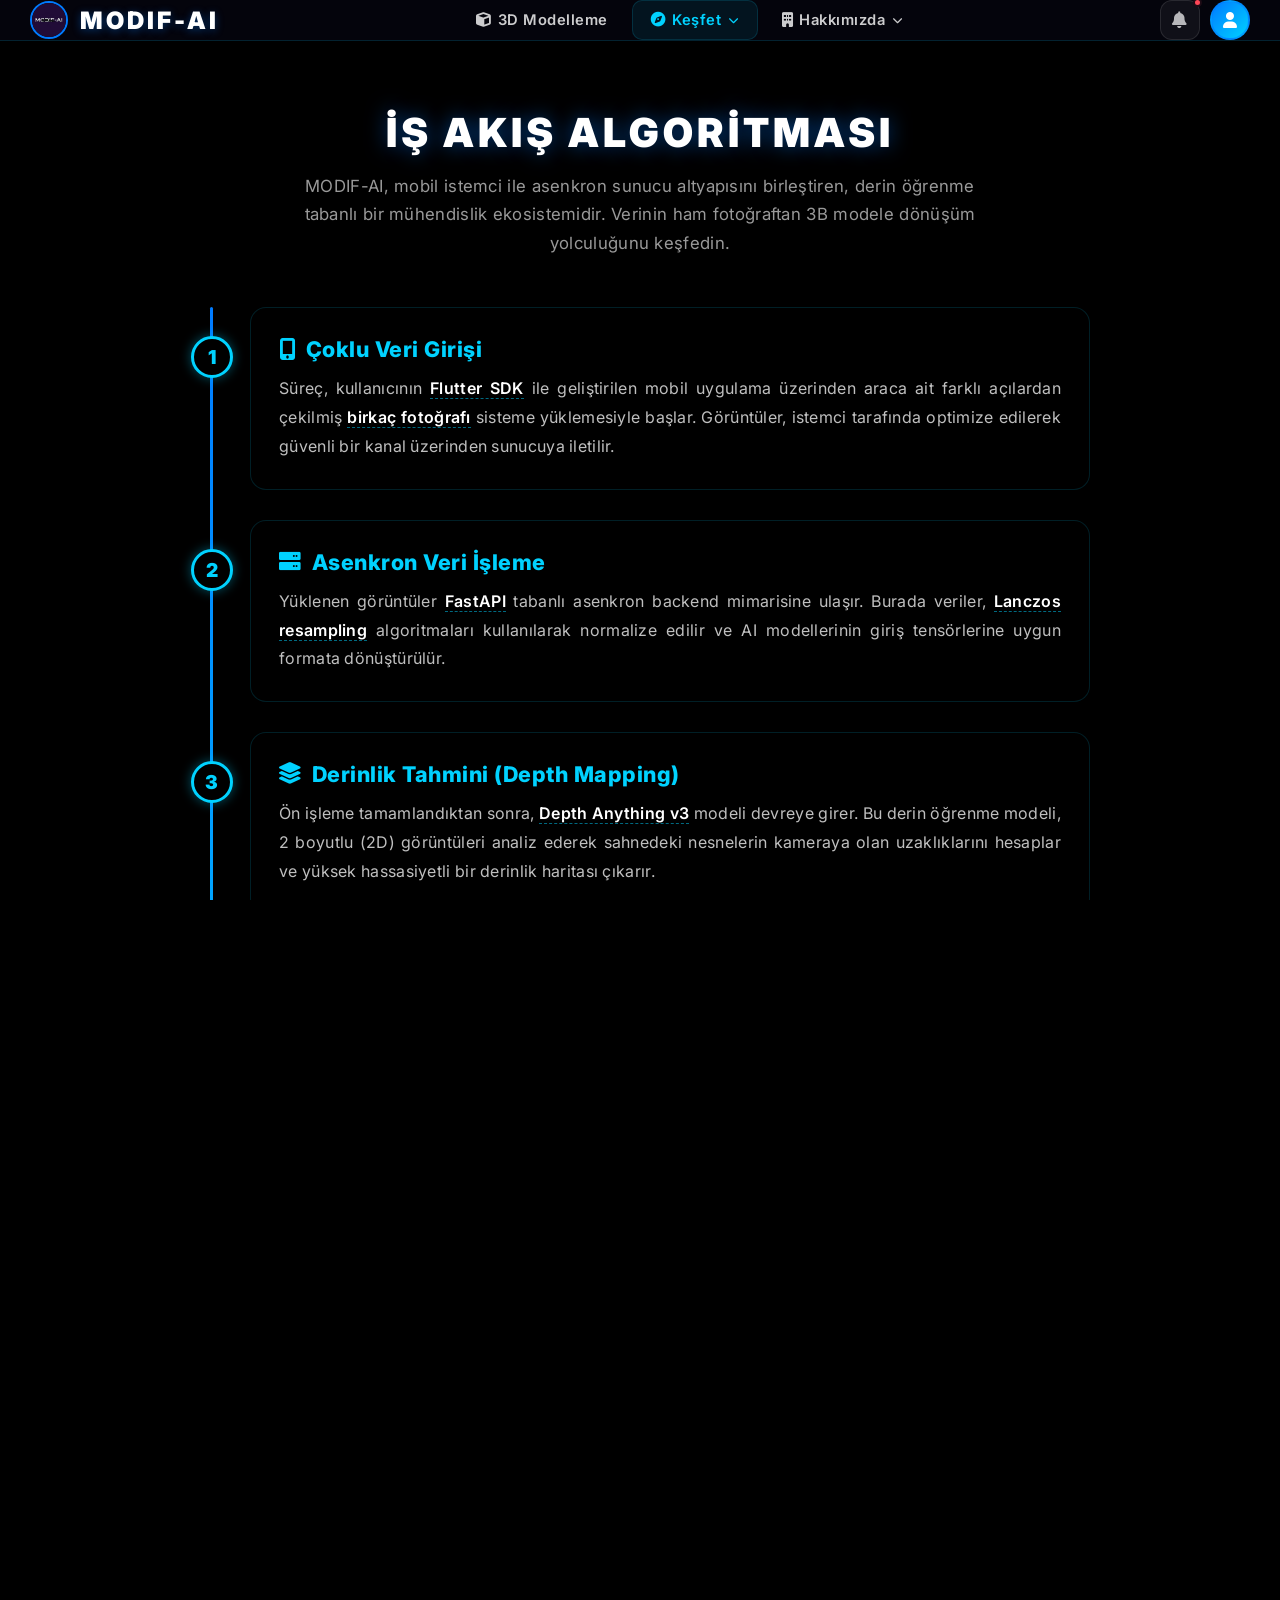
<file: nasilcalisir.html>
<!DOCTYPE html>
<html lang="tr">
<head>
    <meta charset="UTF-8">
    <meta name="viewport" content="width=device-width, initial-scale=1.0">
    <title>MODIF-AI - Nasıl Çalışır</title>
    <meta name="description" content="MODIF-AI iş akış algoritması - Fotoğraftan 3D modele dönüşüm sürecini keşfedin.">
    <link rel="icon" href="logo.jpg" type="image/jpeg">
    <link rel="stylesheet" href="https://cdnjs.cloudflare.com/ajax/libs/font-awesome/6.0.0/css/all.min.css">
    <link rel="stylesheet" href="navbar.css">
    <style>
        @import url('https://fonts.googleapis.com/css2?family=Inter:wght@400;500;600;700;800;900&display=swap');

        body, html { margin: 0; padding: 0; height: 100%; font-family: 'Inter', 'Segoe UI', sans-serif; background-color: #000; color: white; overflow-x: hidden; overflow-y: auto; display: flex; flex-direction: column; scroll-behavior: smooth; letter-spacing: 0.3px; }
        body { background-image: url('https://images.unsplash.com/photo-1503376780353-7e6692767b70?auto=format&fit=crop&q=80&w=1920'); background-size: cover; background-position: center; background-attachment: fixed; }
        .garaj-katmani { position: fixed; top: 0; left: 0; width: 100%; height: 100%; background: rgba(0, 0, 0, 0.85); z-index: -1; }

        .akis-konteynir { width: 90%; max-width: 900px; margin: 40px auto; padding-bottom: 60px; z-index: 5; }
        .sayfa-baslik { text-align: center; font-size: 2.5rem; font-weight: 900; letter-spacing: 4px; color: #fff; text-shadow: 0 0 20px rgba(0, 123, 255, 0.5); margin-bottom: 15px; text-transform: uppercase; }
        .sayfa-alt-baslik { text-align: center; font-size: 1.05rem; color: rgba(255, 255, 255, 0.6); max-width: 700px; margin: 0 auto 50px auto; line-height: 1.7; font-weight: 400; }

        .akis-cizgisi { position: relative; padding-left: 60px; margin-top: 40px; }
        .akis-cizgisi::before { content: ''; position: absolute; left: 20px; top: 0; bottom: 0; width: 3px; background: linear-gradient(to bottom, #007bff, #00d2ff); border-radius: 5px; }

        .akis-kart { background: rgba(0, 0, 0, 0.4); backdrop-filter: blur(15px); border: 1px solid rgba(0, 210, 255, 0.15); border-radius: 16px; padding: 28px; margin-bottom: 30px; position: relative; transition: 0.4s; box-shadow: 0 10px 30px rgba(0,0,0,0.4); }
        .akis-kart:hover { transform: translateX(8px); border-color: rgba(0, 210, 255, 0.4); box-shadow: 0 15px 40px rgba(0, 210, 255, 0.15); }

        .adim-yuvarlak { position: absolute; left: -60px; top: 28px; width: 42px; height: 42px; background: #000; border: 3px solid #00d2ff; border-radius: 50%; display: flex; justify-content: center; align-items: center; font-weight: 900; font-size: 1.2rem; color: #00d2ff; box-shadow: 0 0 12px rgba(0, 210, 255, 0.4); z-index: 2; }

        .kart-baslik { color: #00d2ff; font-size: 1.35rem; font-weight: 800; margin-top: 0; margin-bottom: 12px; letter-spacing: 0.5px; display: flex; align-items: center; gap: 10px; }
        .kart-icerik { color: rgba(255, 255, 255, 0.75); font-size: 1rem; line-height: 1.8; font-weight: 400; text-align: justify; }
        .vurgu { color: #fff; font-weight: 600; border-bottom: 1px dashed rgba(0, 210, 255, 0.5); }

        @media (max-width: 768px) {
            .sayfa-baslik { font-size: 2rem; }
            .akis-cizgisi { padding-left: 40px; }
            .akis-cizgisi::before { left: 10px; }
            .adim-yuvarlak { left: -45px; width: 35px; height: 35px; font-size: 1rem; border-width: 2px; }
            .akis-kart { padding: 20px; }
        }

        /* AÇIK TEMA */
        body.acik-tema .garaj-katmani { background: rgba(240, 245, 255, 0.95); }
        body.acik-tema .sayfa-baslik { color: #111; text-shadow: none; }
        body.acik-tema .sayfa-alt-baslik { color: #555; }
        body.acik-tema .akis-kart { background: rgba(255, 255, 255, 0.9); border: 1px solid #ddd; box-shadow: 0 10px 30px rgba(0,0,0,0.08); }
        body.acik-tema .kart-baslik { color: #007bff; }
        body.acik-tema .kart-icerik { color: #444; }
        body.acik-tema .vurgu { color: #111; border-color: #007bff; }
        body.acik-tema .adim-yuvarlak { background: #fff; color: #007bff; border-color: #007bff; box-shadow: 0 0 10px rgba(0,123,255,0.2); }
    </style>
</head>
<body>
    <script>if(localStorage.getItem("tema_gecici") === "acik") { document.body.classList.add("acik-tema"); }</script>
    <div class="garaj-katmani"></div>

    <!-- ÜST NAVBAR -->
    <nav class="navbar" id="main_navbar">
        <a href="index.html" class="nav-logo">
            <img src="logo.jpg" alt="MODIF-AI Logo">
            <span>MODIF-AI</span>
        </a>

        <ul class="nav-links" id="nav_links">
            <li class="nav-item">
                <a href="tasarimlar.html"><i class="fas fa-cube"></i> 3D Modelleme</a>
            </li>
            <li class="nav-item">
                <div class="nav-dropdown-toggle active"><i class="fas fa-compass"></i> Keşfet <i class="fas fa-chevron-down dropdown-chevron"></i></div>
                <div class="nav-dropdown">
                    <a href="nasilcalisir.html"><i class="fas fa-cogs"></i> Nasıl Çalışır</a>
                    <a href="mimari.html"><i class="fas fa-server"></i> Sistem Mimarisi</a>
                    <div class="dropdown-divider"></div>
                    <a href="sss.html"><i class="fas fa-question-circle"></i> SSS</a>
                </div>
            </li>
            <li class="nav-item">
                <div class="nav-dropdown-toggle"><i class="fas fa-building"></i> Hakkımızda <i class="fas fa-chevron-down dropdown-chevron"></i></div>
                <div class="nav-dropdown">
                    <a href="index.html#vizyon_misyon"><i class="fas fa-eye"></i> Vizyon & Misyon</a>
                    <a href="index.html#ekip_alani"><i class="fas fa-users"></i> Geliştirici Ekip</a>
                    <div class="dropdown-divider"></div>
                    <a href="oneriler.html"><i class="fas fa-lightbulb"></i> Önerileriniz</a>
                </div>
            </li>
        </ul>

        <div class="nav-right">
            <button class="mobile-menu-btn" id="mobil_menu_btn"><i class="fas fa-bars"></i></button>
            <div class="nav-notification-btn" title="Bildirimler">
                <i class="fas fa-bell"></i>
                <span class="notification-badge"></span>
            </div>
            <div class="nav-account-wrapper">
                <div class="nav-account-btn" id="hesap_btn" title="Hesap"><i class="fas fa-user"></i></div>
                <div class="account-dropdown" id="hesap_dropdown">
                    <div class="account-dropdown-header">
                        <div class="name">Kullanıcı</div>
                        <div class="email">hesap@modifai.com</div>
                    </div>
                    <a href="#"><i class="fas fa-user-circle"></i> Profil</a>
                    <a href="ayarlar.html"><i class="fas fa-cog"></i> Ayarlar</a>
                    <button id="tema_degistir_btn"><i class="fas fa-moon"></i> Tema Değiştir</button>
                    <div class="dropdown-divider"></div>
                    <a href="#" class="logout-btn"><i class="fas fa-sign-out-alt"></i> Çıkış Yap</a>
                </div>
            </div>
        </div>
    </nav>
    <div class="nav-overlay" id="nav_overlay"></div>

    <div class="akis-konteynir">
        <h1 class="sayfa-baslik">İş Akış Algoritması</h1>
        <p class="sayfa-alt-baslik">
            MODIF-AI, mobil istemci ile asenkron sunucu altyapısını birleştiren, derin öğrenme tabanlı bir mühendislik ekosistemidir. Verinin ham fotoğraftan 3B modele dönüşüm yolculuğunu keşfedin.
        </p>

        <div class="akis-cizgisi">
            
            <div class="akis-kart">
                <div class="adim-yuvarlak">1</div>
                <h2 class="kart-baslik"><i class="fas fa-mobile-alt"></i> Çoklu Veri Girişi</h2>
                <div class="kart-icerik">
                    Süreç, kullanıcının <span class="vurgu">Flutter SDK</span> ile geliştirilen mobil uygulama üzerinden araca ait farklı açılardan çekilmiş <span class="vurgu">birkaç fotoğrafı</span> sisteme yüklemesiyle başlar. Görüntüler, istemci tarafında optimize edilerek güvenli bir kanal üzerinden sunucuya iletilir.
                </div>
            </div>

            <div class="akis-kart">
                <div class="adim-yuvarlak">2</div>
                <h2 class="kart-baslik"><i class="fas fa-server"></i> Asenkron Veri İşleme</h2>
                <div class="kart-icerik">
                    Yüklenen görüntüler <span class="vurgu">FastAPI</span> tabanlı asenkron backend mimarisine ulaşır. Burada veriler, <span class="vurgu">Lanczos resampling</span> algoritmaları kullanılarak normalize edilir ve AI modellerinin giriş tensörlerine uygun formata dönüştürülür.
                </div>
            </div>

            <div class="akis-kart">
                <div class="adim-yuvarlak">3</div>
                <h2 class="kart-baslik"><i class="fas fa-layer-group"></i> Derinlik Tahmini (Depth Mapping)</h2>
                <div class="kart-icerik">
                    Ön işleme tamamlandıktan sonra, <span class="vurgu">Depth Anything v3</span> modeli devreye girer. Bu derin öğrenme modeli, 2 boyutlu (2D) görüntüleri analiz ederek sahnedeki nesnelerin kameraya olan uzaklıklarını hesaplar ve yüksek hassasiyetli bir derinlik haritası çıkarır.
                </div>
            </div>

            <div class="akis-kart">
                <div class="adim-yuvarlak">4</div>
                <h2 class="kart-baslik"><i class="fas fa-cube"></i> 3B Nokta Bulutu Oluşturma</h2>
                <div class="kart-icerik">
                    Elde edilen derinlik verileri, <span class="vurgu">Open3D</span> kütüphanesi kullanılarak uzaysal koordinatlara çevrilir. Bu aşamada, aracın düz görüntüsü hacimsel bir <span class="vurgu">Nokta Bulutu (Point Cloud)</span> mimarisine dönüştürülerek 3 boyutlu algılanabilir bir form kazanır.
                </div>
            </div>

            <div class="akis-kart">
                <div class="adim-yuvarlak">5</div>
                <h2 class="kart-baslik"><i class="fas fa-crop-alt"></i> Parça Segmentasyonu</h2>
                <div class="kart-icerik">
                    Oluşturulan yapı üzerinde yapay zeka destekli <span class="vurgu">segmentasyon yöntemleri</span> uygulanır. Aracın gövdesi, jantları, tamponları ve camları gibi bileşenleri sistem tarafından otomatik olarak tanınır ve birbirinden bağımsız maskeler halinde izole edilir.
                </div>
            </div>

            <div class="akis-kart">
                <div class="adim-yuvarlak">6</div>
                <h2 class="kart-baslik"><i class="fas fa-magic"></i> Dijital Modifikasyon ve Render</h2>
                <div class="kart-icerik">
                    Son aşamada, kullanıcının seçtiği modifikasyonlar (renk değişimi, yeni jant eklentileri vb.) sadece ilgili segmentasyon bölgelerine uygulanır. Sistem, <span class="vurgu">ışık ve gölge yansımalarını</span> aslına uygun şekilde koruyarak modifiye edilmiş yüksek çözünürlüklü final görselini saniyeler içinde kullanıcıya sunar.
                </div>
            </div>

        </div>
    </div>

    <script src="navbar.js"></script>
</body>
</html>
</file>
<file: navbar.css>
/* ================================================
   MODIF-AI - ORTAK NAVBAR & GLOBAL STİLLER
   Modern üst menü sistemi (Sidebar yerine)
   ================================================ */

@import url('https://fonts.googleapis.com/css2?family=Inter:wght@400;500;600;700;800;900&display=swap');

/* --- GLOBAL RESET & TYPOGRAPHY --- */
*, *::before, *::after { box-sizing: border-box; }

/* --- ÜST NAVBAR --- */
.navbar {
    width: 100%;
    background: rgba(5, 5, 15, 0.85);
    backdrop-filter: blur(20px);
    -webkit-backdrop-filter: blur(20px);
    border-bottom: 1px solid rgba(0, 210, 255, 0.15);
    display: flex;
    justify-content: space-between;
    align-items: center;
    padding: 0 30px;
    height: 65px;
    position: sticky;
    top: 0;
    z-index: 1000;
    transition: all 0.3s ease;
}

.navbar.scrolled {
    background: rgba(5, 5, 15, 0.95);
    box-shadow: 0 4px 30px rgba(0, 0, 0, 0.5);
}

/* SOL: Logo */
.nav-logo {
    display: flex;
    align-items: center;
    gap: 12px;
    text-decoration: none;
    cursor: pointer;
    transition: 0.3s;
    flex-shrink: 0;
}
.nav-logo:hover { transform: scale(1.03); }
.nav-logo img {
    width: 38px;
    height: 38px;
    border-radius: 50%;
    border: 2px solid #007bff;
    transition: 0.3s;
}
.nav-logo:hover img { border-color: #00d2ff; box-shadow: 0 0 12px rgba(0, 210, 255, 0.5); }
.nav-logo span {
    font-family: 'Inter', 'Segoe UI', sans-serif;
    font-size: 1.5rem;
    font-weight: 900;
    letter-spacing: 3px;
    color: white;
    text-shadow: 0 2px 8px rgba(0, 123, 255, 0.4);
}

/* ORTA: Menü Linkleri */
.nav-links {
    display: flex;
    align-items: center;
    gap: 5px;
    list-style: none;
    margin: 0;
    padding: 0;
}

.nav-item {
    position: relative;
}

.nav-item > a,
.nav-item > .nav-dropdown-toggle {
    display: flex;
    align-items: center;
    gap: 6px;
    padding: 10px 18px;
    color: rgba(255, 255, 255, 0.8);
    text-decoration: none;
    font-family: 'Inter', 'Segoe UI', sans-serif;
    font-size: 0.92rem;
    font-weight: 600;
    letter-spacing: 0.5px;
    border-radius: 10px;
    transition: all 0.25s ease;
    cursor: pointer;
    white-space: nowrap;
    border: 1px solid transparent;
    background: transparent;
}

.nav-item > a:hover,
.nav-item > .nav-dropdown-toggle:hover,
.nav-item > a.active,
.nav-item > .nav-dropdown-toggle.active {
    color: #00d2ff;
    background: rgba(0, 210, 255, 0.08);
    border-color: rgba(0, 210, 255, 0.15);
}

.nav-item > a.active {
    color: #00d2ff;
    background: rgba(0, 210, 255, 0.12);
    border-color: rgba(0, 210, 255, 0.25);
}

/* DROPDOWN */
.dropdown-chevron {
    font-size: 0.65rem;
    transition: transform 0.3s ease;
    margin-left: 2px;
}

.nav-item:hover .dropdown-chevron {
    transform: rotate(180deg);
}

.nav-dropdown {
    position: absolute;
    top: calc(100% + 8px);
    left: 50%;
    transform: translateX(-50%) translateY(5px);
    min-width: 220px;
    background: rgba(10, 10, 25, 0.95);
    backdrop-filter: blur(25px);
    -webkit-backdrop-filter: blur(25px);
    border: 1px solid rgba(0, 210, 255, 0.2);
    border-radius: 14px;
    padding: 8px;
    opacity: 0;
    visibility: hidden;
    transition: all 0.25s ease;
    box-shadow: 0 15px 40px rgba(0, 0, 0, 0.6), 0 0 20px rgba(0, 123, 255, 0.1);
    z-index: 2000;
}

.nav-item:hover > .nav-dropdown {
    opacity: 1;
    visibility: visible;
    transform: translateX(-50%) translateY(0);
}

.nav-dropdown a {
    display: flex;
    align-items: center;
    gap: 12px;
    padding: 11px 16px;
    color: rgba(255, 255, 255, 0.8);
    text-decoration: none;
    font-family: 'Inter', 'Segoe UI', sans-serif;
    font-size: 0.9rem;
    font-weight: 500;
    border-radius: 10px;
    transition: all 0.2s ease;
}

.nav-dropdown a i {
    width: 18px;
    text-align: center;
    font-size: 0.95rem;
    color: #007bff;
    transition: 0.2s;
}

.nav-dropdown a:hover {
    background: rgba(0, 210, 255, 0.1);
    color: #00d2ff;
    padding-left: 22px;
}

.nav-dropdown a:hover i {
    color: #00d2ff;
}

.dropdown-divider {
    height: 1px;
    background: rgba(255, 255, 255, 0.08);
    margin: 4px 10px;
}

/* SAĞ: Bildirim ve Hesap */
.nav-right {
    display: flex;
    align-items: center;
    gap: 10px;
    flex-shrink: 0;
}

/* Bildirim Butonu */
.nav-notification-btn {
    width: 40px;
    height: 40px;
    border-radius: 12px;
    border: 1px solid rgba(255, 255, 255, 0.1);
    background: rgba(255, 255, 255, 0.05);
    color: rgba(255, 255, 255, 0.7);
    display: flex;
    align-items: center;
    justify-content: center;
    cursor: pointer;
    transition: all 0.25s ease;
    position: relative;
    font-size: 1.05rem;
}

.nav-notification-btn:hover {
    background: rgba(0, 210, 255, 0.1);
    border-color: rgba(0, 210, 255, 0.3);
    color: #00d2ff;
    transform: scale(1.05);
}

.notification-badge {
    position: absolute;
    top: -3px;
    right: -3px;
    width: 9px;
    height: 9px;
    background: #ff4757;
    border-radius: 50%;
    border: 2px solid rgba(5, 5, 15, 0.9);
    animation: pulse-badge 2s infinite;
}

@keyframes pulse-badge {
    0%, 100% { transform: scale(1); }
    50% { transform: scale(1.3); }
}

/* Hesap Butonu */
.nav-account-wrapper {
    position: relative;
}

.nav-account-btn {
    width: 40px;
    height: 40px;
    border-radius: 50%;
    border: 2px solid rgba(0, 123, 255, 0.5);
    background: linear-gradient(135deg, #007bff, #00d2ff);
    color: white;
    display: flex;
    align-items: center;
    justify-content: center;
    cursor: pointer;
    transition: all 0.3s ease;
    font-size: 1rem;
    font-weight: 700;
    font-family: 'Inter', sans-serif;
}

.nav-account-btn:hover {
    transform: scale(1.1);
    box-shadow: 0 0 18px rgba(0, 210, 255, 0.5);
    border-color: #00d2ff;
}

/* Hesap Dropdown */
.account-dropdown {
    position: absolute;
    top: calc(100% + 12px);
    right: 0;
    min-width: 220px;
    background: rgba(10, 10, 25, 0.95);
    backdrop-filter: blur(25px);
    -webkit-backdrop-filter: blur(25px);
    border: 1px solid rgba(0, 210, 255, 0.2);
    border-radius: 14px;
    padding: 8px;
    opacity: 0;
    visibility: hidden;
    transform: translateY(5px);
    transition: all 0.25s ease;
    box-shadow: 0 15px 40px rgba(0, 0, 0, 0.6), 0 0 20px rgba(0, 123, 255, 0.1);
    z-index: 2000;
}

.account-dropdown.show {
    opacity: 1;
    visibility: visible;
    transform: translateY(0);
}

.account-dropdown-header {
    padding: 14px 16px;
    border-bottom: 1px solid rgba(255, 255, 255, 0.08);
    margin-bottom: 4px;
}

.account-dropdown-header .name {
    font-family: 'Inter', sans-serif;
    font-weight: 700;
    font-size: 0.95rem;
    color: white;
}

.account-dropdown-header .email {
    font-family: 'Inter', sans-serif;
    font-size: 0.8rem;
    color: rgba(255, 255, 255, 0.4);
    margin-top: 2px;
}

.account-dropdown a,
.account-dropdown button {
    display: flex;
    align-items: center;
    gap: 12px;
    padding: 11px 16px;
    color: rgba(255, 255, 255, 0.8);
    text-decoration: none;
    font-family: 'Inter', 'Segoe UI', sans-serif;
    font-size: 0.9rem;
    font-weight: 500;
    border-radius: 10px;
    transition: all 0.2s ease;
    cursor: pointer;
    border: none;
    background: none;
    width: 100%;
    text-align: left;
}

.account-dropdown a i,
.account-dropdown button i {
    width: 18px;
    text-align: center;
    font-size: 0.95rem;
    color: #007bff;
    transition: 0.2s;
}

.account-dropdown a:hover,
.account-dropdown button:hover {
    background: rgba(0, 210, 255, 0.1);
    color: #00d2ff;
}

.account-dropdown a:hover i,
.account-dropdown button:hover i {
    color: #00d2ff;
}

.account-dropdown .logout-btn {
    color: #ff4757;
    border-top: 1px solid rgba(255, 255, 255, 0.08);
    margin-top: 4px;
    padding-top: 12px;
    border-radius: 0 0 10px 10px;
}

.account-dropdown .logout-btn i {
    color: #ff4757;
}

.account-dropdown .logout-btn:hover {
    background: rgba(255, 71, 87, 0.1);
    color: #ff6b7a;
}

/* --- OVERLAY (Dropdown kapatmak için) --- */
.nav-overlay {
    position: fixed;
    top: 0;
    left: 0;
    width: 100%;
    height: 100%;
    z-index: 999;
    display: none;
}
.nav-overlay.show { display: block; }

/* --- MOBİL HAMBURGER (sadece mobilde görünür) --- */
.mobile-menu-btn {
    display: none;
    width: 40px;
    height: 40px;
    border-radius: 10px;
    border: 1px solid rgba(255, 255, 255, 0.1);
    background: rgba(255, 255, 255, 0.05);
    color: white;
    align-items: center;
    justify-content: center;
    cursor: pointer;
    transition: 0.3s;
    font-size: 1.2rem;
}

.mobile-menu-btn:hover {
    background: rgba(0, 210, 255, 0.1);
    border-color: rgba(0, 210, 255, 0.3);
    color: #00d2ff;
}

/* --- MOBİL UYUM --- */
@media (max-width: 900px) {
    .nav-links {
        position: fixed;
        top: 65px;
        left: 0;
        width: 100%;
        background: rgba(5, 5, 15, 0.98);
        backdrop-filter: blur(25px);
        -webkit-backdrop-filter: blur(25px);
        flex-direction: column;
        padding: 15px;
        gap: 5px;
        border-bottom: 1px solid rgba(0, 210, 255, 0.15);
        transform: translateY(-120%);
        opacity: 0;
        transition: all 0.35s ease;
        z-index: 999;
    }

    .nav-links.mobile-open {
        transform: translateY(0);
        opacity: 1;
    }

    .nav-item > a,
    .nav-item > .nav-dropdown-toggle {
        width: 100%;
        padding: 14px 18px;
        font-size: 1rem;
    }

    .nav-dropdown {
        position: static;
        transform: none;
        min-width: 100%;
        background: rgba(0, 0, 0, 0.4);
        box-shadow: none;
        border: none;
        border-left: 2px solid rgba(0, 210, 255, 0.3);
        border-radius: 0 10px 10px 0;
        max-height: 0;
        overflow: hidden;
        opacity: 1;
        visibility: visible;
        padding: 0;
        margin-left: 15px;
        transition: max-height 0.3s ease, padding 0.3s ease;
    }

    .nav-item.mobile-dropdown-open > .nav-dropdown {
        max-height: 400px;
        padding: 8px;
    }

    .nav-item:hover > .nav-dropdown {
        opacity: 1;
        visibility: visible;
        transform: none;
    }

    .mobile-menu-btn {
        display: flex;
    }
}

/* --- AÇIK TEMA OVERRIDE --- */
body.acik-tema .navbar {
    background: rgba(255, 255, 255, 0.92);
    border-bottom: 1px solid rgba(0, 0, 0, 0.08);
}
body.acik-tema .navbar.scrolled {
    box-shadow: 0 4px 20px rgba(0, 0, 0, 0.08);
}
body.acik-tema .nav-logo span {
    color: #111;
    text-shadow: none;
}
body.acik-tema .nav-item > a,
body.acik-tema .nav-item > .nav-dropdown-toggle {
    color: #333;
}
body.acik-tema .nav-item > a:hover,
body.acik-tema .nav-item > .nav-dropdown-toggle:hover {
    color: #007bff;
    background: rgba(0, 123, 255, 0.06);
    border-color: rgba(0, 123, 255, 0.1);
}
body.acik-tema .nav-item > a.active {
    color: #007bff;
    background: rgba(0, 123, 255, 0.08);
    border-color: rgba(0, 123, 255, 0.15);
}
body.acik-tema .nav-dropdown {
    background: rgba(255, 255, 255, 0.98);
    border-color: rgba(0, 0, 0, 0.08);
    box-shadow: 0 15px 40px rgba(0, 0, 0, 0.12);
}
body.acik-tema .nav-dropdown a {
    color: #333;
}
body.acik-tema .nav-dropdown a:hover {
    background: rgba(0, 123, 255, 0.06);
    color: #007bff;
}
body.acik-tema .nav-notification-btn {
    color: #555;
    border-color: rgba(0, 0, 0, 0.1);
    background: rgba(0, 0, 0, 0.03);
}
body.acik-tema .nav-notification-btn:hover {
    color: #007bff;
    border-color: rgba(0, 123, 255, 0.2);
    background: rgba(0, 123, 255, 0.06);
}
body.acik-tema .account-dropdown {
    background: rgba(255, 255, 255, 0.98);
    border-color: rgba(0, 0, 0, 0.08);
    box-shadow: 0 15px 40px rgba(0, 0, 0, 0.12);
}
body.acik-tema .account-dropdown-header .name { color: #111; }
body.acik-tema .account-dropdown-header .email { color: #888; }
body.acik-tema .account-dropdown a,
body.acik-tema .account-dropdown button { color: #333; }
body.acik-tema .account-dropdown a:hover,
body.acik-tema .account-dropdown button:hover {
    background: rgba(0, 123, 255, 0.06);
    color: #007bff;
}
body.acik-tema .mobile-menu-btn {
    color: #333;
    border-color: rgba(0, 0, 0, 0.1);
}

@media (max-width: 900px) {
    body.acik-tema .nav-links {
        background: rgba(255, 255, 255, 0.98);
        border-bottom-color: rgba(0, 0, 0, 0.08);
    }
    body.acik-tema .nav-dropdown {
        background: rgba(0, 123, 255, 0.03);
        border-left-color: rgba(0, 123, 255, 0.2);
    }
}
</file>
